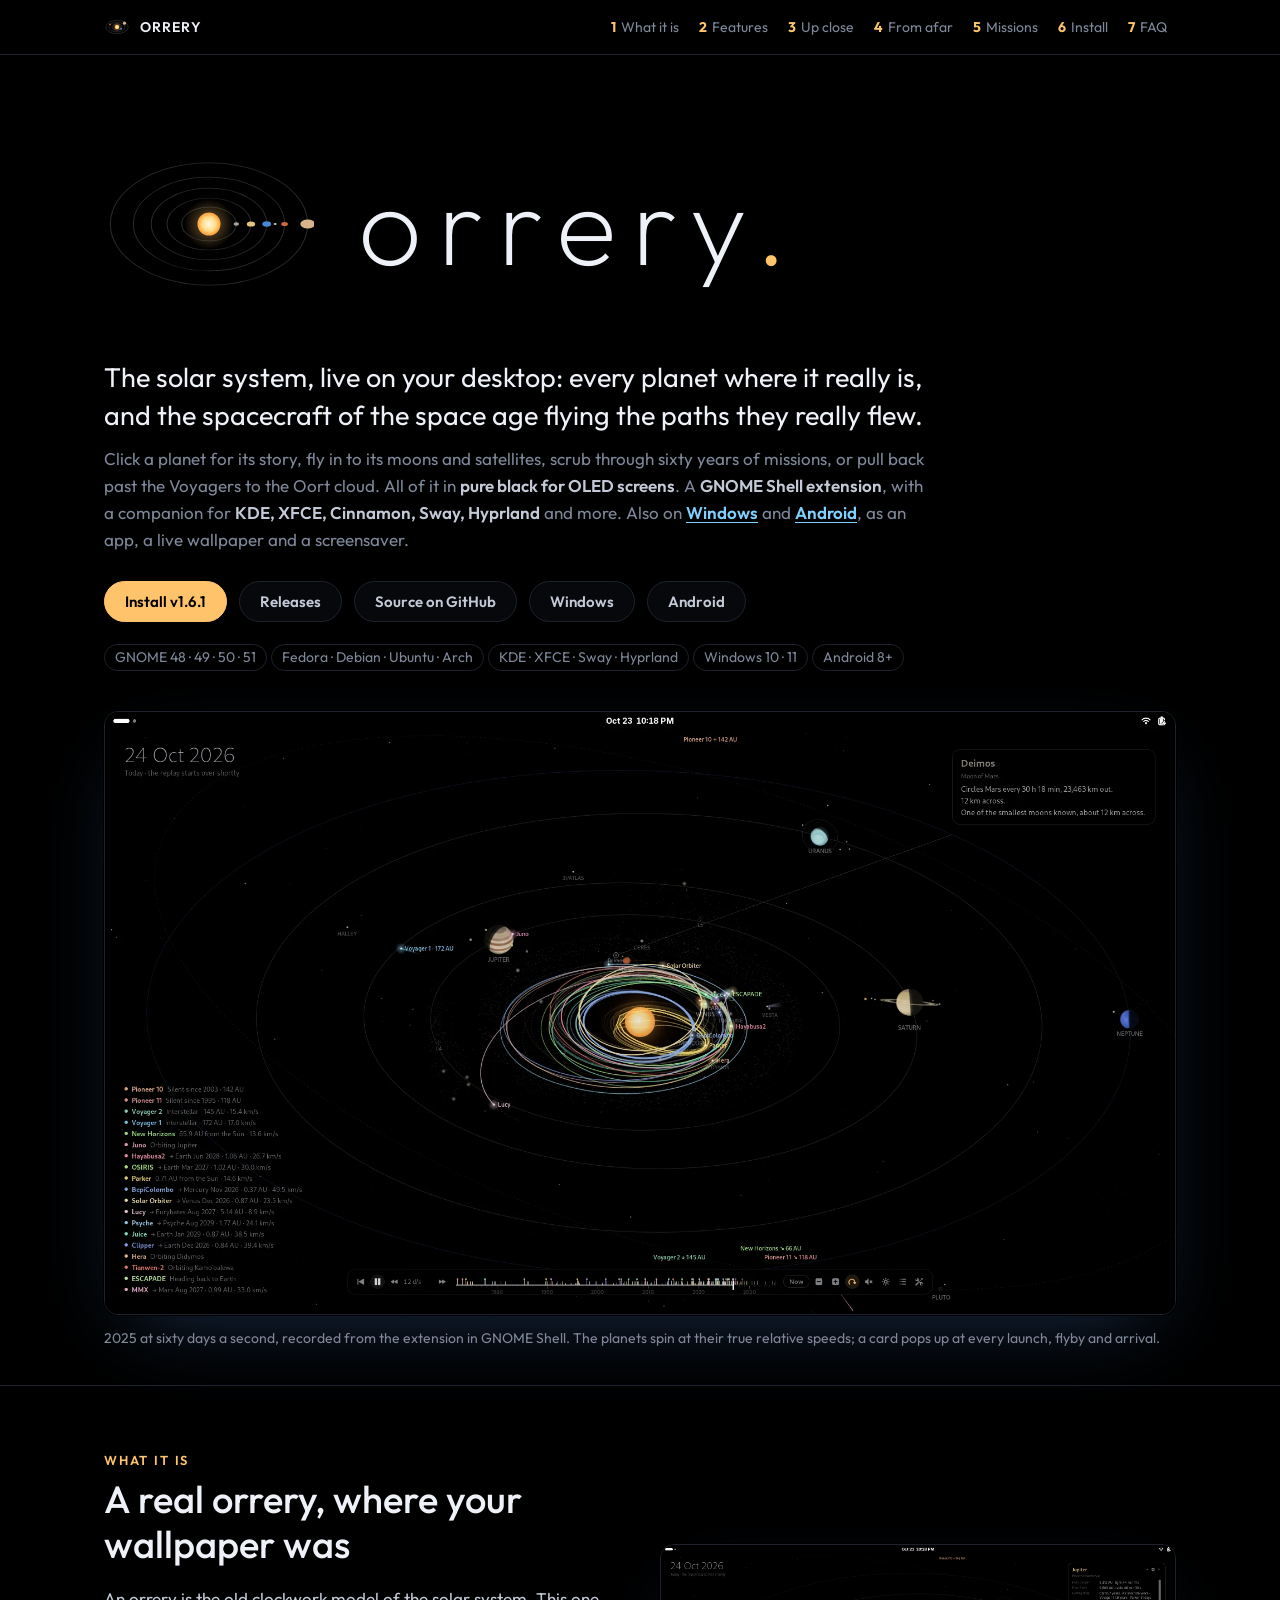
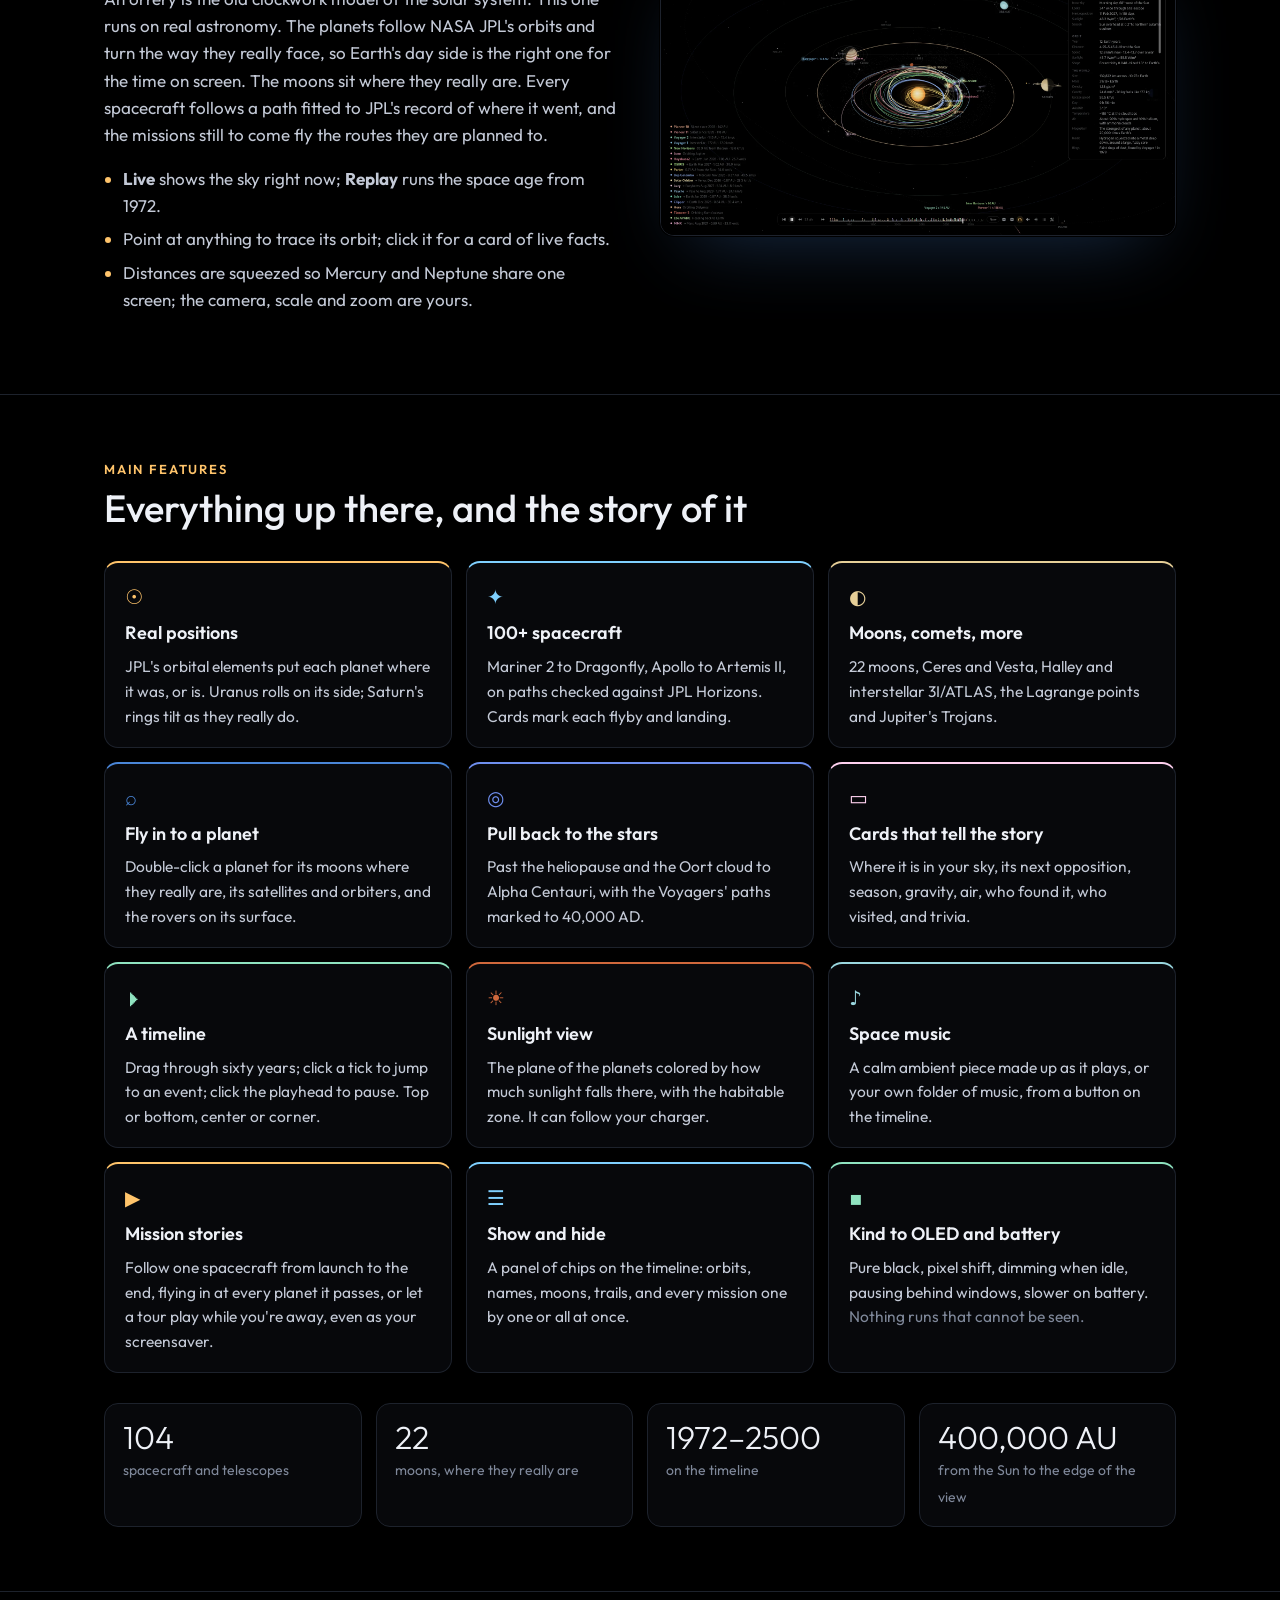
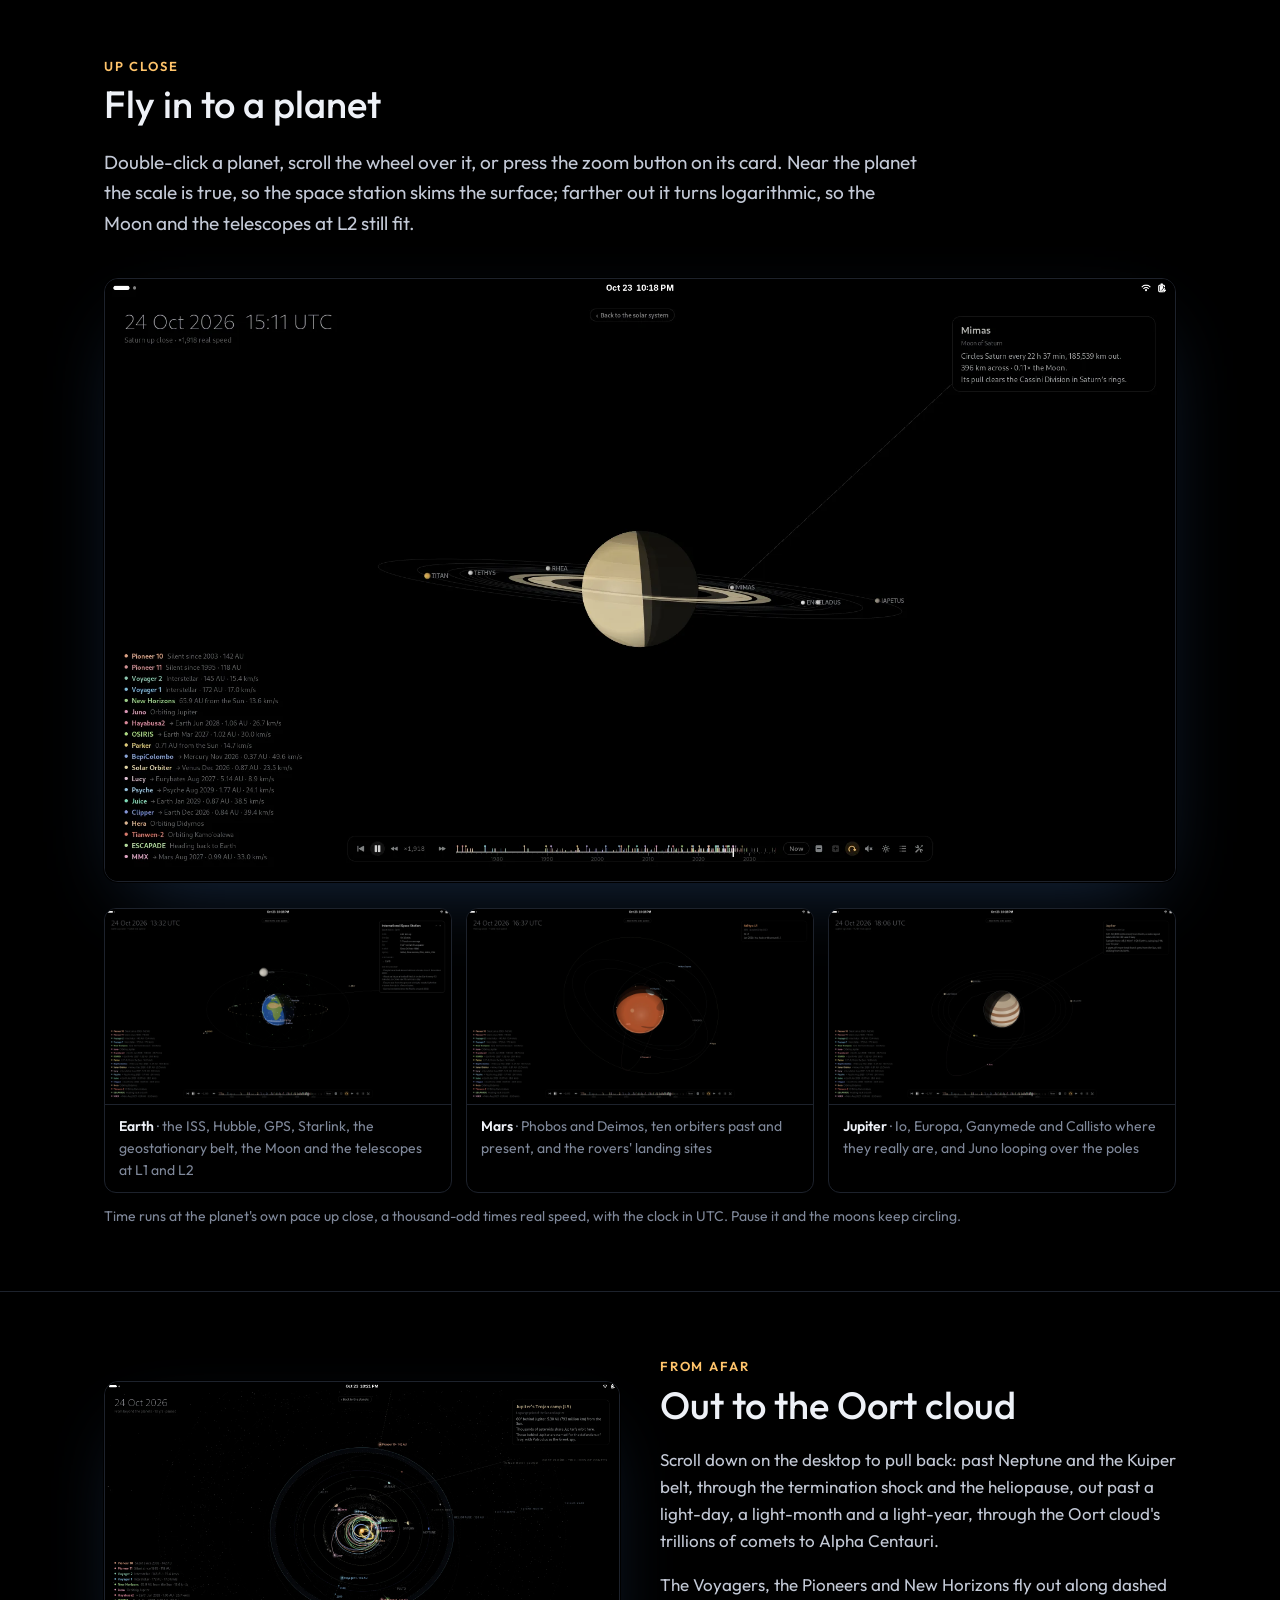
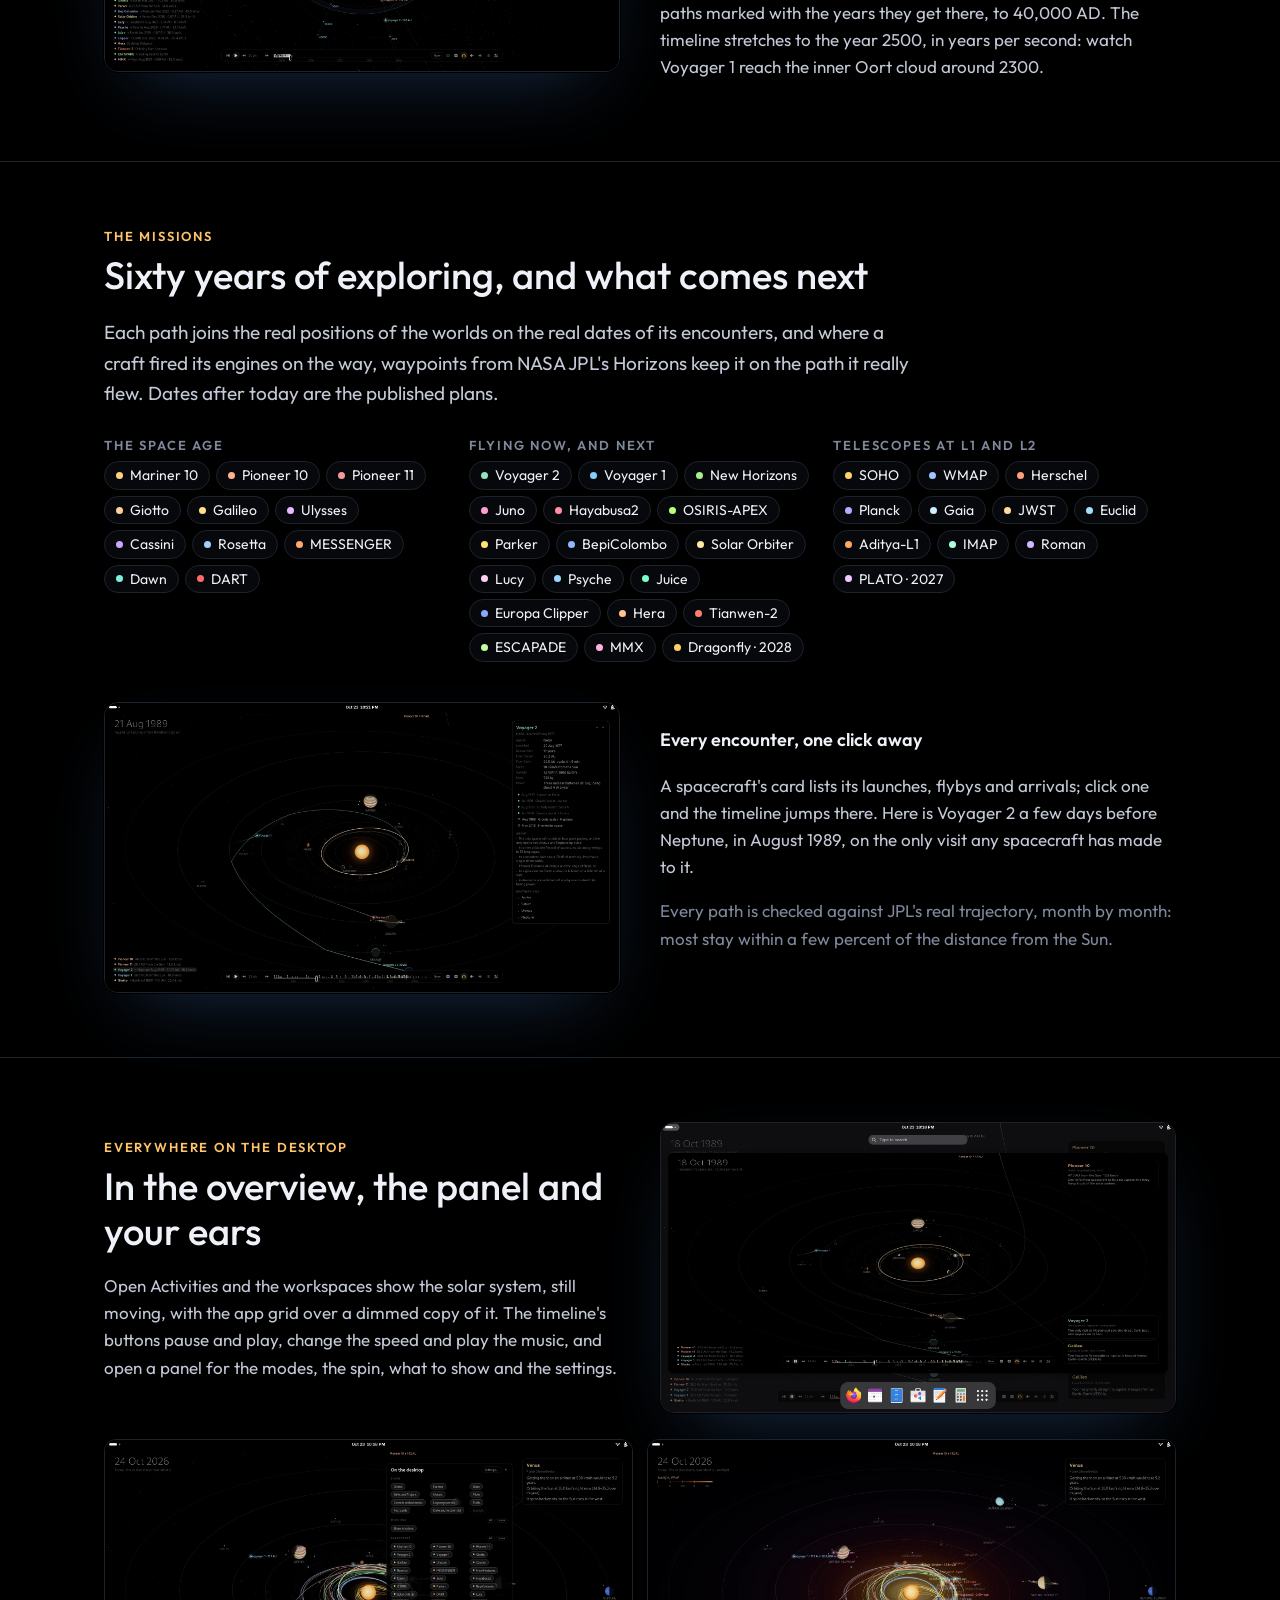
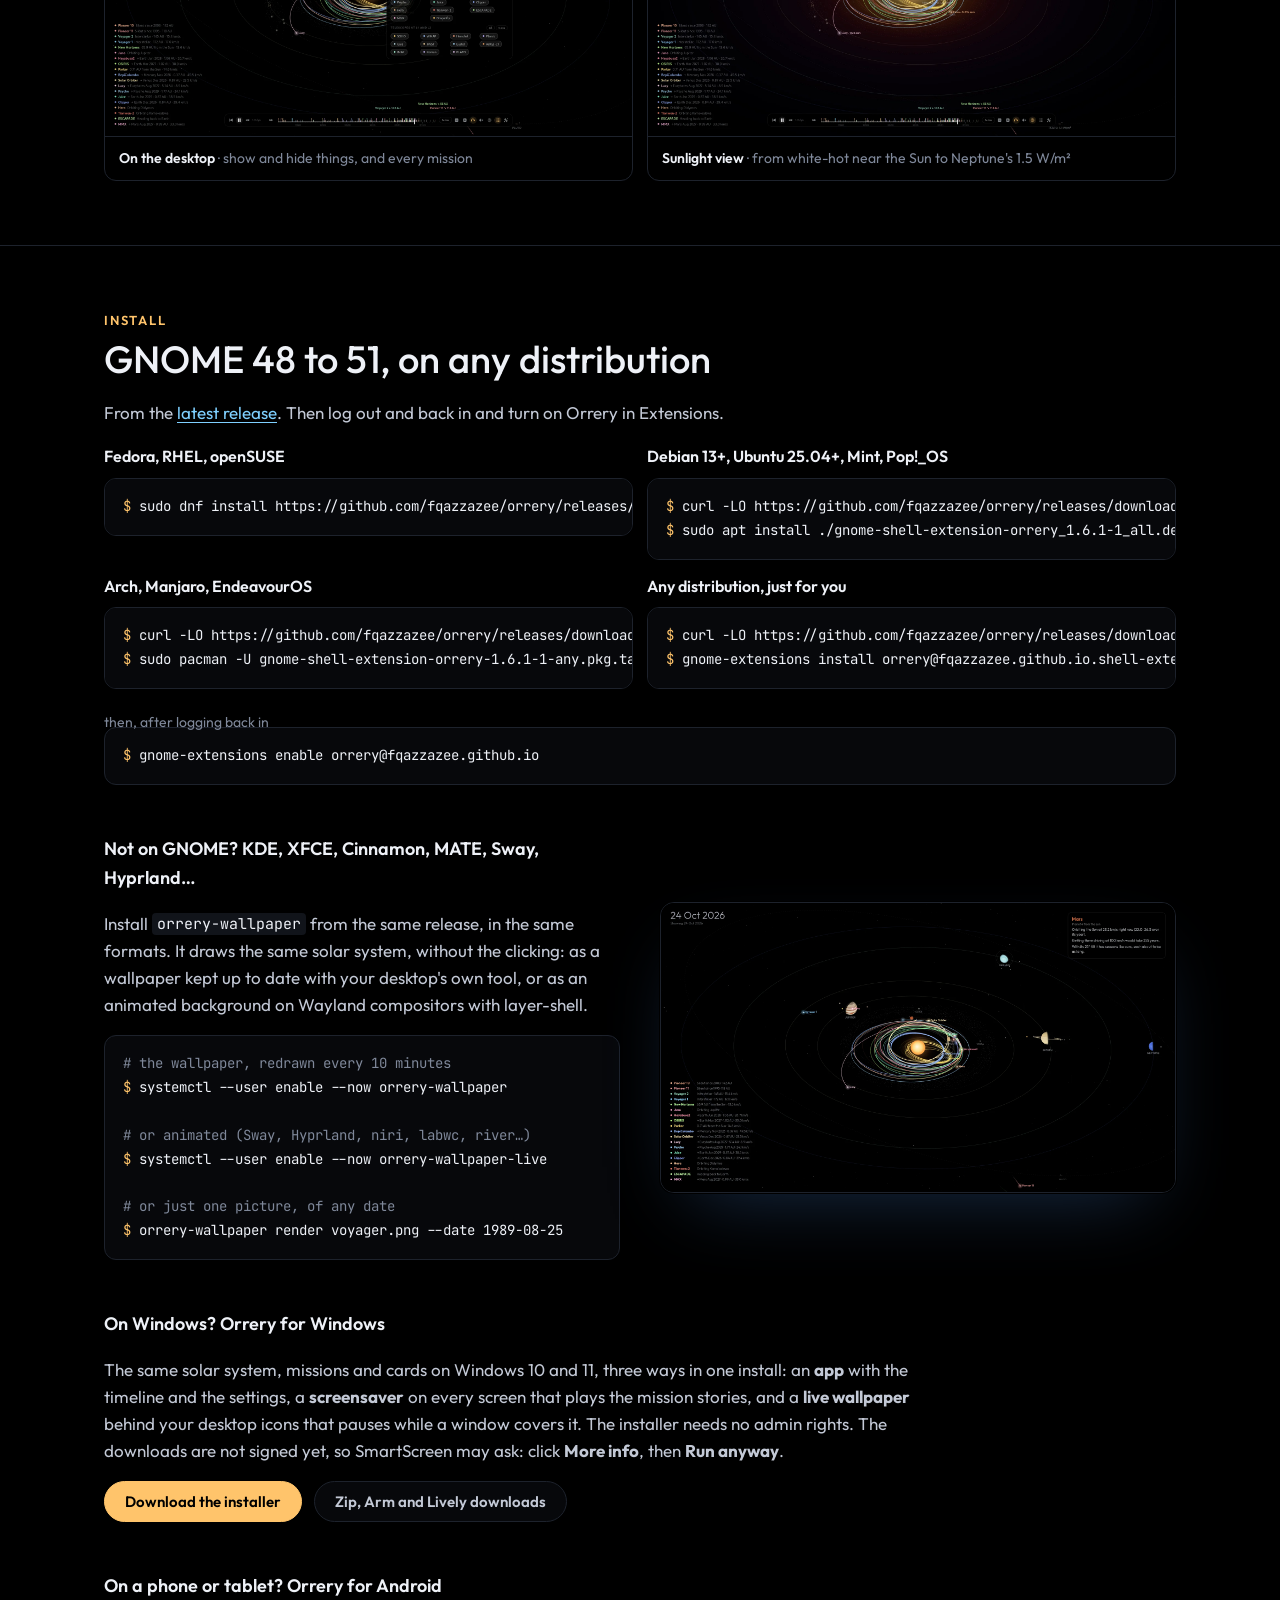
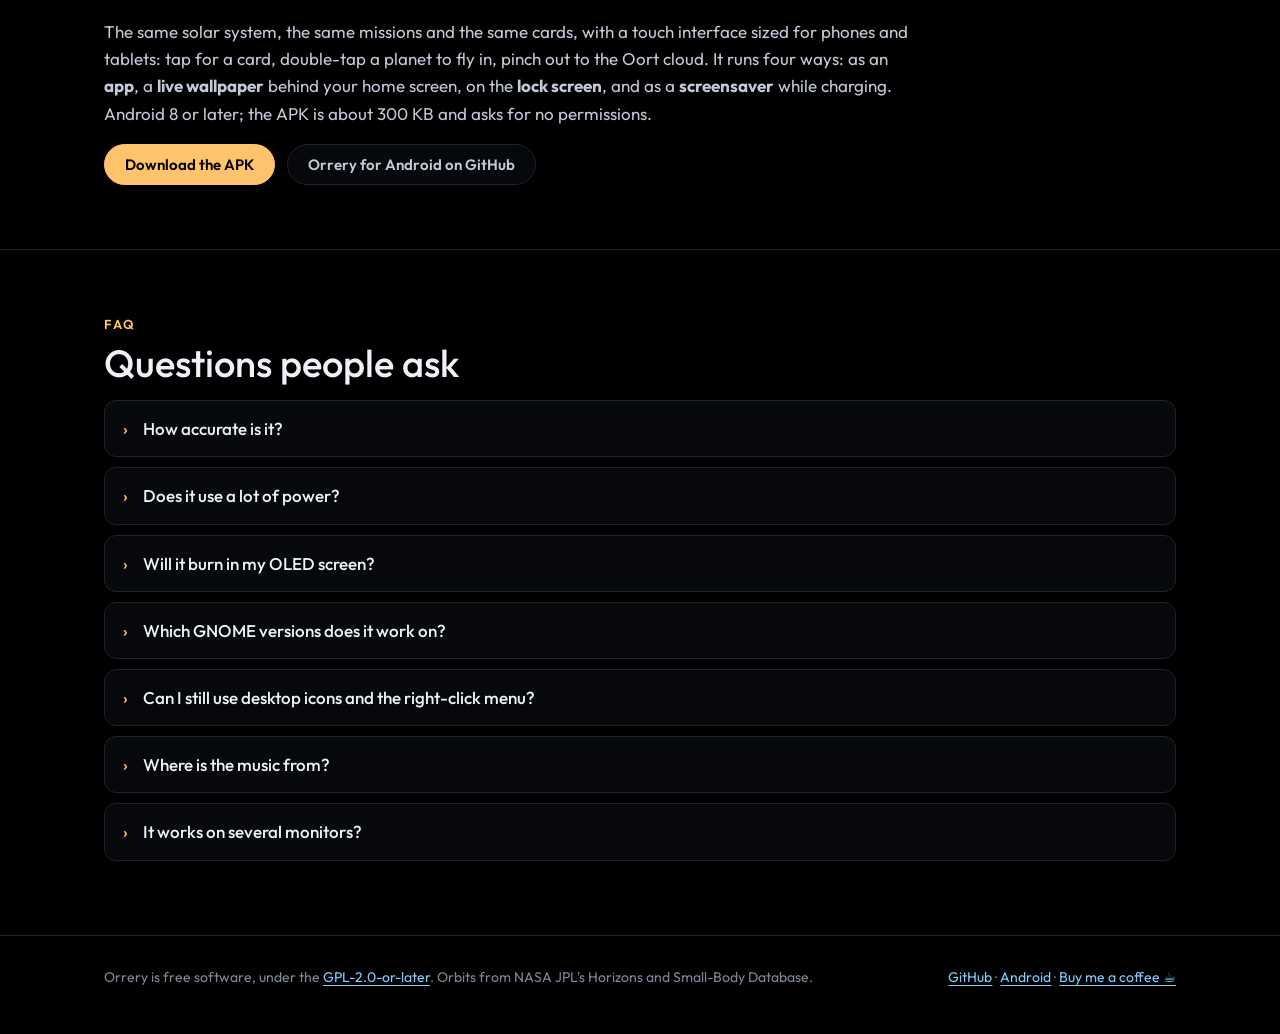
<file: docs/index.html>
<!doctype html>
<!-- SPDX-License-Identifier: GPL-2.0-or-later -->
<html lang="en">
<head>
  <meta charset="utf-8">
  <meta name="viewport" content="width=device-width, initial-scale=1">
  <title>Orrery — the solar system, live on your desktop</title>
  <meta name="description" content="Orrery turns your Linux desktop into a live solar system: planets where they really are, over 100 spacecraft on their real paths, moons, comets and the Oort cloud, drawn in pure black for OLED screens. A GNOME Shell extension for GNOME 48 to 51, with a companion for KDE, XFCE, Sway, Hyprland and more, and apps for Windows and Android.">
  <meta name="theme-color" content="#000000">
  <meta property="og:type" content="website">
  <meta property="og:title" content="Orrery — the solar system, live on your desktop">
  <meta property="og:description" content="Planets where they really are, over 100 spacecraft on their real paths, moons, comets and the Oort cloud, in pure OLED black. For GNOME, KDE, XFCE, Sway, Hyprland and more, Windows and Android.">
  <meta property="og:url" content="https://fqazzazee.github.io/orrery/">
  <meta property="og:image" content="https://fqazzazee.github.io/orrery/social-preview.png">
  <meta property="og:image:width" content="1280">
  <meta property="og:image:height" content="640">
  <meta property="og:image:alt" content="Orrery on a GNOME desktop: the planets, the spacecraft's trails and a fact card, on pure black">
  <meta name="twitter:card" content="summary_large_image">
  <link rel="icon" href="icon.svg" type="image/svg+xml">
  <link rel="preconnect" href="https://fonts.googleapis.com">
  <link rel="preconnect" href="https://fonts.gstatic.com" crossorigin>
  <link rel="stylesheet" href="https://fonts.googleapis.com/css2?family=Outfit:wght@200..700&family=JetBrains+Mono:wght@400;600&display=swap">
  <link rel="stylesheet" href="site.css">
</head>
<body>

<header class="topbar">
  <div class="wrap">
    <a class="brand" href="#top"><img src="icon.svg" alt="" width="26" height="26"> ORRERY</a>
    <nav aria-label="Sections">
      <a href="#what"><span class="n">1</span><span class="label">What it is</span></a>
      <a href="#features"><span class="n">2</span><span class="label">Features</span></a>
      <a href="#closeup"><span class="n">3</span><span class="label">Up close</span></a>
      <a href="#afar"><span class="n">4</span><span class="label">From afar</span></a>
      <a href="#missions"><span class="n">5</span><span class="label">Missions</span></a>
      <a href="#install"><span class="n">6</span><span class="label">Install</span></a>
      <a href="#faq"><span class="n">7</span><span class="label">FAQ</span></a>
    </nav>
  </div>
</header>

<main id="top">
  <div class="wrap hero">
    <div class="hero-art">
      <!-- A small orrery: the inner planets turn at their true relative
           speeds (one Earth year in 12 seconds). -->
      <svg class="mini" viewBox="0 0 200 200" role="img" aria-label="A little orrery: the Sun and the inner planets on their orbits">
        <defs>
          <radialGradient id="sun"><stop offset="0" stop-color="#fffbe9"/><stop offset="0.6" stop-color="#ffdb84"/><stop offset="1" stop-color="#ff9b38"/></radialGradient>
          <radialGradient id="glow"><stop offset="0" stop-color="#ffc46b" stop-opacity="0.45"/><stop offset="1" stop-color="#ffc46b" stop-opacity="0"/></radialGradient>
        </defs>
        <g transform="translate(100 100) scale(1 0.62) translate(-100 -100)">
          <circle class="orbit" cx="100" cy="100" r="26"/>
          <circle class="orbit" cx="100" cy="100" r="40"/>
          <circle class="orbit" cx="100" cy="100" r="55"/>
          <circle class="orbit" cx="100" cy="100" r="72"/>
          <circle class="orbit" cx="100" cy="100" r="94"/>
          <g class="turn" style="animation-duration: 2.9s"><circle cx="126" cy="100" r="2.6" fill="#a9a29a"/></g>
          <g class="turn" style="animation-duration: 7.4s"><circle cx="140" cy="100" r="4" fill="#e3c27f"/></g>
          <g class="turn" style="animation-duration: 12s"><circle cx="155" cy="100" r="4.2" fill="#4a86d8"/><circle cx="163" cy="100" r="1.4" fill="#cfcac0"/></g>
          <g class="turn" style="animation-duration: 22.6s"><circle cx="172" cy="100" r="3.2" fill="#d0683c"/></g>
          <g class="turn" style="animation-duration: 142s"><circle cx="194" cy="100" r="7" fill="#d9b48a"/></g>
        </g>
        <circle cx="100" cy="100" r="24" fill="url(#glow)"/>
        <circle cx="100" cy="100" r="11" fill="url(#sun)"/>
      </svg>
      <h1 class="wordmark">orrery<span>.</span></h1>
    </div>
    <p class="tagline">The solar system, live on your desktop: every planet where it really is,
      and the spacecraft of the space age flying the paths they really flew.</p>
    <p class="sub">Click a planet for its story, fly in to its moons and satellites, scrub through
      sixty years of missions, or pull back past the Voyagers to the Oort cloud. All of it in
      <b>pure black for OLED screens</b>. A <b>GNOME Shell extension</b>, with a companion for
      <b>KDE, XFCE, Cinnamon, Sway, Hyprland</b> and more. Also on <b><a href="#windows">Windows</a></b> and
      <b><a href="#android">Android</a></b>, as an app, a live wallpaper and a screensaver.</p>
    <div class="actions">
      <a class="button primary" href="#install">Install v1.6.1</a>
      <a class="button" href="https://github.com/fqazzazee/orrery/releases/latest">Releases</a>
      <a class="button" href="https://github.com/fqazzazee/orrery">Source on GitHub</a>
      <a class="button" href="#windows">Windows</a>
      <a class="button" href="https://github.com/fqazzazee/orrery-android">Android</a>
    </div>
    <div class="versions">
      <span>GNOME 48 · 49 · 50 · 51</span><span>Fedora · Debian · Ubuntu · Arch</span><span>KDE · XFCE · Sway · Hyprland</span><span>Windows 10 · 11</span><span>Android 8+</span>
    </div>
    <div class="screen">
      <video src="media/hero.mp4" poster="screenshots/desktop.webp" autoplay muted loop playsinline
             aria-label="A year of today's missions at sixty days a second: the planets turn, the spacecraft fly, cards pop up at each flyby"></video>
    </div>
    <p class="caption">2025 at sixty days a second, recorded from the extension in GNOME Shell. The planets spin at their true relative speeds; a card pops up at every launch, flyby and arrival.</p>
  </div>

  <section id="what">
    <div class="wrap">
      <div class="split">
        <div>
          <p class="kicker">What it is</p>
          <h2>A real orrery, where your wallpaper was</h2>
          <p>An orrery is the old clockwork model of the solar system. This one runs on real
            astronomy. The planets follow NASA JPL's orbits and turn the way they really face, so
            Earth's day side is the right one for the time on screen. The moons sit where they
            really are. Every spacecraft follows a path fitted to JPL's record of where it went,
            and the missions still to come fly the routes they are planned to.</p>
          <ul>
            <li><b>Live</b> shows the sky right now; <b>Replay</b> runs the space age from 1972.</li>
            <li>Point at anything to trace its orbit; click it for a card of live facts.</li>
            <li>Distances are squeezed so Mercury and Neptune share one screen; the camera, scale and zoom are yours.</li>
          </ul>
        </div>
        <div class="screen"><img src="screenshots/card-jupiter.webp" width="1920" height="1080" loading="lazy"
             alt="Jupiter's card: distance, light time, where it is in Earth's sky, its next opposition, season, orbit, gravity, air and more"></div>
      </div>
    </div>
  </section>

  <section id="features">
    <div class="wrap">
      <p class="kicker">Main features</p>
      <h2>Everything up there, and the story of it</h2>
      <div class="features">
        <div class="feature" style="--c: var(--sun)"><span class="icon">☉</span><h3>Real positions</h3>
          <p>JPL's orbital elements put each planet where it was, or is. Uranus rolls on its side; Saturn's rings tilt as they really do.</p></div>
        <div class="feature" style="--c: var(--voyager)"><span class="icon">✦</span><h3>100+ spacecraft</h3>
          <p>Mariner 2 to Dragonfly, Apollo to Artemis II, on paths checked against JPL Horizons. Cards mark each flyby and landing.</p></div>
        <div class="feature" style="--c: var(--saturn)"><span class="icon">◐</span><h3>Moons, comets, more</h3>
          <p>22 moons, Ceres and Vesta, Halley and interstellar 3I/ATLAS, the Lagrange points and Jupiter's Trojans.</p></div>
        <div class="feature" style="--c: var(--earth)"><span class="icon">⌕</span><h3>Fly in to a planet</h3>
          <p>Double-click a planet for its moons where they really are, its satellites and orbiters, and the rovers on its surface.</p></div>
        <div class="feature" style="--c: var(--neptune)"><span class="icon">◎</span><h3>Pull back to the stars</h3>
          <p>Past the heliopause and the Oort cloud to Alpha Centauri, with the Voyagers' paths marked to 40,000 AD.</p></div>
        <div class="feature" style="--c: var(--lucy)"><span class="icon">▭</span><h3>Cards that tell the story</h3>
          <p>Where it is in your sky, its next opposition, season, gravity, air, who found it, who visited, and trivia.</p></div>
        <div class="feature" style="--c: var(--mint)"><span class="icon">⏵</span><h3>A timeline</h3>
          <p>Drag through sixty years; click a tick to jump to an event; click the playhead to pause. Top or bottom, center or corner.</p></div>
        <div class="feature" style="--c: var(--mars)"><span class="icon">☀</span><h3>Sunlight view</h3>
          <p>The plane of the planets colored by how much sunlight falls there, with the habitable zone. It can follow your charger.</p></div>
        <div class="feature" style="--c: var(--uranus)"><span class="icon">♪</span><h3>Space music</h3>
          <p>A calm ambient piece made up as it plays, or your own folder of music, from a button on the timeline.</p></div>
        <div class="feature" style="--c: var(--sun)"><span class="icon">▶</span><h3>Mission stories</h3>
          <p>Follow one spacecraft from launch to the end, flying in at every planet it passes, or let a tour play while you're away, even as your screensaver.</p></div>
        <div class="feature" style="--c: var(--voyager)"><span class="icon">☰</span><h3>Show and hide</h3>
          <p>A panel of chips on the timeline: orbits, names, moons, trails, and every mission one by one or all at once.</p></div>
        <div class="feature" style="--c: var(--mint)"><span class="icon">▪</span><h3>Kind to OLED and battery</h3>
          <p>Pure black, pixel shift, dimming when idle, pausing behind windows, slower on battery. <span class="dim">Nothing runs that cannot be seen.</span></p></div>
      </div>
      <div class="stats">
        <div class="stat"><b>104</b><span>spacecraft and telescopes</span></div>
        <div class="stat"><b>22</b><span>moons, where they really are</span></div>
        <div class="stat"><b>1972–2500</b><span>on the timeline</span></div>
        <div class="stat"><b>400,000 AU</b><span>from the Sun to the edge of the view</span></div>
      </div>
    </div>
  </section>

  <section id="closeup">
    <div class="wrap">
      <p class="kicker">Up close</p>
      <h2>Fly in to a planet</h2>
      <p class="lead">Double-click a planet, scroll the wheel over it, or press the zoom button on its card.
        Near the planet the scale is true, so the space station skims the surface; farther out it
        turns logarithmic, so the Moon and the telescopes at L2 still fit.</p>
      <div class="screen">
        <video src="media/flyin.mp4" poster="screenshots/saturn.webp" autoplay muted loop playsinline
               aria-label="Flying in to Saturn: the solar system swells and fades, Saturn and its moons appear and circle"></video>
      </div>
      <div class="gallery">
        <figure><img src="screenshots/earth-iss.webp" width="1920" height="1080" loading="lazy" alt="Earth up close with the Moon, the ISS, Hubble, Tiangong, GPS, Starlink and the geostationary belt">
          <figcaption><b>Earth</b> · the ISS, Hubble, GPS, Starlink, the geostationary belt, the Moon and the telescopes at L1 and L2</figcaption></figure>
        <figure><img src="screenshots/mars.webp" width="1920" height="1080" loading="lazy" alt="Mars up close with Phobos, Deimos and its orbiters">
          <figcaption><b>Mars</b> · Phobos and Deimos, ten orbiters past and present, and the rovers' landing sites</figcaption></figure>
        <figure><img src="screenshots/jupiter.webp" width="1920" height="1080" loading="lazy" alt="Jupiter up close with the Galilean moons and Juno's long polar orbit">
          <figcaption><b>Jupiter</b> · Io, Europa, Ganymede and Callisto where they really are, and Juno looping over the poles</figcaption></figure>
      </div>
      <p class="caption">Time runs at the planet's own pace up close, a thousand-odd times real speed, with the clock in UTC. Pause it and the moons keep circling.</p>
    </div>
  </section>

  <section id="afar">
    <div class="wrap">
      <div class="split flip">
        <div>
          <p class="kicker">From afar</p>
          <h2>Out to the Oort cloud</h2>
          <p>Scroll down on the desktop to pull back: past Neptune and the Kuiper belt, through the
            termination shock and the heliopause, out past a light-day, a light-month and a light-year,
            through the Oort cloud's trillions of comets to Alpha Centauri.</p>
          <p>The Voyagers, the Pioneers and New Horizons fly out along dashed paths marked with the
            years they get there, to 40,000 AD. The timeline stretches to the year 2500, in years per
            second: watch Voyager 1 reach the inner Oort cloud around 2300.</p>
        </div>
        <div class="screen">
          <video src="media/zoomout.mp4" poster="screenshots/far.webp" autoplay muted loop playsinline
                 aria-label="Zooming out from the planets past the heliopause to the Oort cloud and the nearest stars"></video>
        </div>
      </div>
    </div>
  </section>

  <section id="missions">
    <div class="wrap">
      <p class="kicker">The missions</p>
      <h2>Sixty years of exploring, and what comes next</h2>
      <p class="lead">Each path joins the real positions of the worlds on the real dates of its
        encounters, and where a craft fired its engines on the way, waypoints from NASA JPL's
        Horizons keep it on the path it really flew. Dates after today are the published plans.</p>
      <div class="missions">
        <div>
          <h3>The space age</h3>
          <div class="chips">
        <span class="chip" style="--c: #ffd27a">Mariner 10</span>
        <span class="chip" style="--c: #ffb38a">Pioneer 10</span>
        <span class="chip" style="--c: #f59a9a">Pioneer 11</span>
        <span class="chip" style="--c: #ffcf9e">Giotto</span>
        <span class="chip" style="--c: #ffe08a">Galileo</span>
        <span class="chip" style="--c: #e9b8ff">Ulysses</span>
        <span class="chip" style="--c: #c9a7ff">Cassini</span>
        <span class="chip" style="--c: #9fd0ff">Rosetta</span>
        <span class="chip" style="--c: #ffa86b">MESSENGER</span>
        <span class="chip" style="--c: #7ff0e0">Dawn</span>
        <span class="chip" style="--c: #ff6b6b">DART</span>
          </div>
        </div>
        <div>
          <h3>Flying now, and next</h3>
          <div class="chips">
        <span class="chip" style="--c: #8fe3c0">Voyager 2</span>
        <span class="chip" style="--c: #7fd0ff">Voyager 1</span>
        <span class="chip" style="--c: #a8f08a">New Horizons</span>
        <span class="chip" style="--c: #ff9fd0">Juno</span>
        <span class="chip" style="--c: #ff8fa8">Hayabusa2</span>
        <span class="chip" style="--c: #b6ff7a">OSIRIS-APEX</span>
        <span class="chip" style="--c: #ffe36b">Parker</span>
        <span class="chip" style="--c: #8fb8ff">BepiColombo</span>
        <span class="chip" style="--c: #ffe9a8">Solar Orbiter</span>
        <span class="chip" style="--c: #ffd1f0">Lucy</span>
        <span class="chip" style="--c: #9ad8ff">Psyche</span>
        <span class="chip" style="--c: #7affc8">Juice</span>
        <span class="chip" style="--c: #89a8ff">Europa Clipper</span>
        <span class="chip" style="--c: #ffc38f">Hera</span>
        <span class="chip" style="--c: #ff7f6b">Tianwen-2</span>
        <span class="chip" style="--c: #c2ffa0">ESCAPADE</span>
        <span class="chip" style="--c: #ffb0e0">MMX</span>
        <span class="chip" style="--c: #ffcc66">Dragonfly · 2028</span>
          </div>
        </div>
        <div>
          <h3>Telescopes at L1 and L2</h3>
          <div class="chips">
        <span class="chip" style="--c: #ffd36b">SOHO</span>
        <span class="chip" style="--c: #a0c4ff">WMAP</span>
        <span class="chip" style="--c: #ff9f7a">Herschel</span>
        <span class="chip" style="--c: #b8a8ff">Planck</span>
        <span class="chip" style="--c: #c8f0ff">Gaia</span>
        <span class="chip" style="--c: #ffd9a0">JWST</span>
        <span class="chip" style="--c: #9fe0ff">Euclid</span>
        <span class="chip" style="--c: #ffa860">Aditya-L1</span>
        <span class="chip" style="--c: #a8ffd9">IMAP</span>
        <span class="chip" style="--c: #d0b8ff">Roman</span>
        <span class="chip" style="--c: #f0c8ff">PLATO · 2027</span>
          </div>
        </div>
      </div>
      <div class="split" style="margin-top: 40px">
        <div class="screen"><img src="screenshots/voyager2.webp" width="1920" height="1080" loading="lazy"
             alt="Voyager 2 days before its Neptune flyby in August 1989, with its card listing every encounter"></div>
        <div>
          <h3>Every encounter, one click away</h3>
          <p>A spacecraft's card lists its launches, flybys and arrivals; click one and the timeline
            jumps there. Here is Voyager 2 a few days before Neptune, in August 1989, on the only
            visit any spacecraft has made to it.</p>
          <p class="dim">Every path is checked against JPL's real trajectory, month by month: most stay
            within a few percent of the distance from the Sun.</p>
        </div>
      </div>
    </div>
  </section>

  <section id="overview">
    <div class="wrap">
      <div class="split">
        <div>
          <p class="kicker">Everywhere on the desktop</p>
          <h2>In the overview, the panel and your ears</h2>
          <p>Open Activities and the workspaces show the solar system, still moving, with the
            app grid over a dimmed copy of it. The timeline's buttons pause and play, change the
            speed and play the music, and open a panel for the modes, the spin, what to show and
            the settings.</p>
        </div>
        <div class="screen">
          <video src="media/overview.mp4" poster="screenshots/overview.webp" autoplay muted loop playsinline
                 aria-label="Opening the Activities overview: the workspace card shows the solar system"></video>
        </div>
      </div>
      <div class="gallery" style="grid-template-columns: repeat(2, 1fr)">
        <figure><img src="screenshots/panel.webp" width="1920" height="1080" loading="lazy" alt="The On the desktop panel of chips">
          <figcaption><b>On the desktop</b> · show and hide things, and every mission</figcaption></figure>
        <figure><img src="screenshots/sunlight.webp" width="1920" height="1080" loading="lazy" alt="The sunlight view">
          <figcaption><b>Sunlight view</b> · from white-hot near the Sun to Neptune's 1.5 W/m²</figcaption></figure>
      </div>
    </div>
  </section>

  <section id="install">
    <div class="wrap">
      <p class="kicker">Install</p>
      <h2>GNOME 48 to 51, on any distribution</h2>
      <p>From the <a href="https://github.com/fqazzazee/orrery/releases/latest">latest release</a>. Then log
        out and back in and turn on Orrery in Extensions.</p>
      <div class="distros">
        <div><h3>Fedora, RHEL, openSUSE</h3>
<pre class="term"><span class="p">$ </span>sudo dnf install https://github.com/fqazzazee/orrery/releases/download/v1.6.1/gnome-shell-extension-orrery-1.6.1-1.noarch.rpm</pre></div>
        <div><h3>Debian 13+, Ubuntu 25.04+, Mint, Pop!_OS</h3>
<pre class="term"><span class="p">$ </span>curl -LO https://github.com/fqazzazee/orrery/releases/download/v1.6.1/gnome-shell-extension-orrery_1.6.1-1_all.deb
<span class="p">$ </span>sudo apt install ./gnome-shell-extension-orrery_1.6.1-1_all.deb</pre></div>
        <div><h3>Arch, Manjaro, EndeavourOS</h3>
<pre class="term"><span class="p">$ </span>curl -LO https://github.com/fqazzazee/orrery/releases/download/v1.6.1/gnome-shell-extension-orrery-1.6.1-1-any.pkg.tar.zst
<span class="p">$ </span>sudo pacman -U gnome-shell-extension-orrery-1.6.1-1-any.pkg.tar.zst</pre></div>
        <div><h3>Any distribution, just for you</h3>
<pre class="term"><span class="p">$ </span>curl -LO https://github.com/fqazzazee/orrery/releases/download/v1.6.1/orrery@fqazzazee.github.io.shell-extension.zip
<span class="p">$ </span>gnome-extensions install orrery@fqazzazee.github.io.shell-extension.zip</pre></div>
      </div>
      <p class="label" style="margin-top: 22px">then, after logging back in</p>
<pre class="term"><span class="p">$ </span>gnome-extensions enable orrery@fqazzazee.github.io</pre>

      <div class="split" style="margin-top: 50px" id="other">
        <div>
          <h3>Not on GNOME? KDE, XFCE, Cinnamon, MATE, Sway, Hyprland…</h3>
          <p>Install <code>orrery-wallpaper</code> from the same release, in the same formats. It draws the
            same solar system, without the clicking: as a wallpaper kept up to date with your desktop's
            own tool, or as an animated background on Wayland compositors with layer-shell.</p>
<pre class="term"><span class="c"># the wallpaper, redrawn every 10 minutes</span>
<span class="p">$ </span>systemctl --user enable --now orrery-wallpaper

<span class="c"># or animated (Sway, Hyprland, niri, labwc, river…)</span>
<span class="p">$ </span>systemctl --user enable --now orrery-wallpaper-live

<span class="c"># or just one picture, of any date</span>
<span class="p">$ </span>orrery-wallpaper render voyager.png --date 1989-08-25</pre>
        </div>
        <div class="screen"><img src="screenshots/other-desktops.webp" width="1920" height="1080" loading="lazy"
             alt="The picture orrery-wallpaper draws: the solar system today with the missions in flight and a fact card"></div>
      </div>

      <div id="windows" style="margin-top: 50px; scroll-margin-top: 70px">
        <h3>On Windows? Orrery for Windows</h3>
        <p style="max-width: 820px">The same solar system, missions and cards on Windows 10 and 11, three ways in one
          install: an <b>app</b> with the timeline and the settings, a <b>screensaver</b> on every screen
          that plays the mission stories, and a <b>live wallpaper</b> behind your desktop icons that
          pauses while a window covers it. The installer needs no admin rights. The downloads are not
          signed yet, so SmartScreen may ask: click <b>More info</b>, then <b>Run anyway</b>.</p>
        <div class="actions">
          <a class="button primary" href="https://github.com/fqazzazee/orrery/releases/download/v1.6.1/Orrery-1.6.1-win-x64-setup.exe">Download the installer</a>
          <a class="button" href="https://github.com/fqazzazee/orrery/releases/latest">Zip, Arm and Lively downloads</a>
        </div>
      </div>

      <div id="android" style="margin-top: 50px; scroll-margin-top: 70px">
        <h3>On a phone or tablet? Orrery for Android</h3>
        <p style="max-width: 820px">The same solar system, the same missions and the same cards, with a touch interface sized
          for phones and tablets: tap for a card, double-tap a planet to fly in, pinch out to the Oort
          cloud. It runs four ways: as an <b>app</b>, a <b>live wallpaper</b> behind your home screen,
          on the <b>lock screen</b>, and as a <b>screensaver</b> while charging. Android 8 or later;
          the APK is about 300 KB and asks for no permissions.</p>
        <div class="actions">
          <a class="button primary" href="https://github.com/fqazzazee/orrery-android/releases/latest">Download the APK</a>
          <a class="button" href="https://github.com/fqazzazee/orrery-android">Orrery for Android on GitHub</a>
        </div>
      </div>
    </div>
  </section>

  <section id="faq">
    <div class="wrap">
      <p class="kicker">FAQ</p>
      <h2>Questions people ask</h2>
      <div class="faq">
        <details>
          <summary>How accurate is it?</summary>
          <p>The planets come from JPL's orbital elements, good from 1800 to 2050; the asteroids and comets from JPL's Small-Body Database; the moons' positions from JPL Horizons. Each spacecraft's path meets every planet on the real date, and is checked against JPL's record of where it really went. Distances on screen are squeezed so everything fits, and the planets are drawn far bigger than to scale.</p>
        </details>
        <details>
          <summary>Does it use a lot of power?</summary>
          <p>It is built not to. It stops when windows cover the desktop, the overview is closed or the screen is locked; it slows to a few frames a second when nothing moves; it dims and slows after a few idle minutes; and on battery it lowers the frame rate and stops the spin. Planets move without redrawing, and each layer only redraws when it changes by most of a pixel.</p>
        </details>
        <details>
          <summary>Will it burn in my OLED screen?</summary>
          <p>Everything fades to true black, so most of the screen stays off. Pixel shift drifts the scene by a few pixels over time, the date and lists are dim, and the timeline only lights up while you use it.</p>
        </details>
        <details>
          <summary>Which GNOME versions does it work on?</summary>
          <p>GNOME 48, 49, 50 and 51. Each is tested by running Orrery in a real GNOME Shell of that version, in a container: loading it, flying in, zooming out, opening the overview and turning it off and on again.</p>
        </details>
        <details>
          <summary>Can I still use desktop icons and the right-click menu?</summary>
          <p>The right-click menu works as usual. A desktop-icons extension draws a window over the whole desktop, which takes the clicks Orrery would get; the solar system still shows and moves, but you cannot click it.</p>
        </details>
        <details>
          <summary>Where is the music from?</summary>
          <p>It is made up as it plays: slow chords, a low drone and soft bells in long echoes, never quite the same twice. Or point it at a folder of your own music. It starts muted. The speaker steps it through muted, background only (it fades out behind windows) and continuous, and it stops when the screen locks.</p>
        </details>
        <details>
          <summary>It works on several monitors?</summary>
          <p>Yes. Each monitor gets a solar system of its own, or a copy of the main one, or keeps its wallpaper: your choice.</p>
        </details>
      </div>
    </div>
  </section>
</main>

<footer>
  <div class="wrap">
    <div>Orrery is free software, under the <a href="https://github.com/fqazzazee/orrery/blob/main/LICENSE">GPL-2.0-or-later</a>.
      Orbits from NASA JPL's Horizons and Small-Body Database.</div>
    <div><a href="https://github.com/fqazzazee/orrery">GitHub</a> · <a href="https://github.com/fqazzazee/orrery-android">Android</a> · <a href="https://buymeacoffee.com/fqazzazee">Buy me a coffee ☕</a></div>
  </div>
</footer>

</body>
</html>
</file>
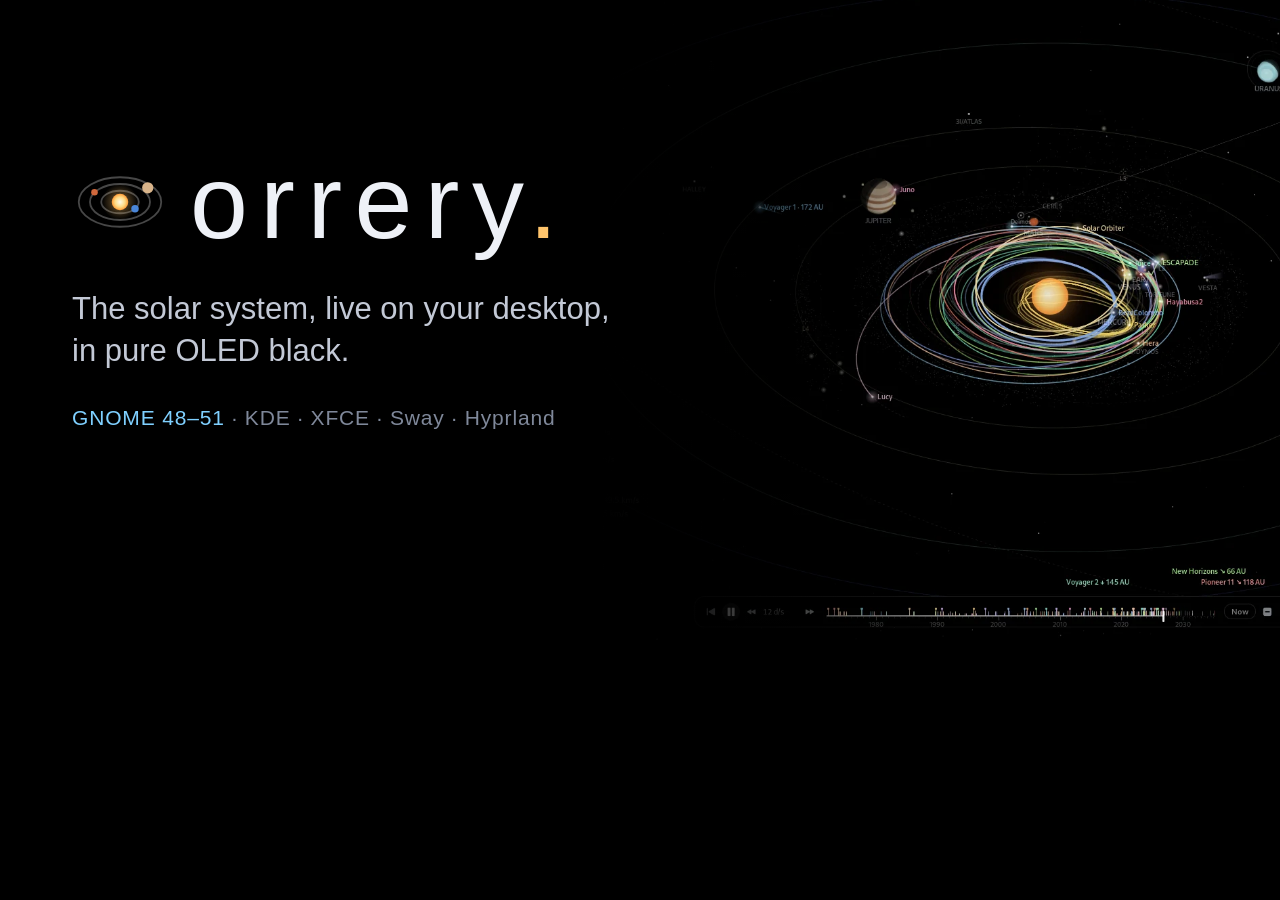
<file: docs/social-preview.html>
<!doctype html>
<!-- SPDX-License-Identifier: GPL-2.0-or-later -->
<!-- Orrery's social preview, 1280x640: the source of social-preview.png, which
     GitHub and the project page use. Rebuild it with
       firefox --headless --window-size=1280,640 --screenshot social-preview.png social-preview.html
     (with the Outfit font installed). -->
<html lang="en">
<head>
<meta charset="utf-8">
<title>Orrery social preview</title>
<style>
  html, body { margin: 0; width: 1280px; height: 640px; overflow: hidden; background: #000; }
  body { position: relative; font-family: "Outfit", Cantarell, sans-serif; color: #eef1f7; }
  .shot { position: absolute; right: -420px; top: -80px; width: 1300px; }
  .fade { position: absolute; inset: 0; background: linear-gradient(90deg, #000 0, #000 47%, rgba(0,0,0,0.7) 58%, rgba(0,0,0,0) 74%); }
  .text { position: absolute; left: 72px; top: 150px; width: 560px; }
  .row { display: flex; align-items: center; gap: 22px; }
  .row img { width: 96px; height: 96px; }
  h1 { margin: 0; font-weight: 200; font-size: 104px; letter-spacing: 0.12em; line-height: 1; }
  h1 span { color: #ffc46b; }
  p { font-size: 31px; line-height: 1.35; margin: 34px 0 0; color: #c3c9d6; font-weight: 300; }
  .tags { margin-top: 34px; font-size: 21px; color: #7f889a; letter-spacing: 0.04em; }
  .tags b { color: #7fd0ff; font-weight: 500; }
</style>
</head>
<body>
  <img class="shot" src="screenshots/desktop.webp" alt="">
  <div class="fade"></div>
  <div class="text">
    <div class="row"><img src="icon.svg" alt=""><h1>orrery<span>.</span></h1></div>
    <p>The solar system, live on your desktop, in pure OLED black.</p>
    <div class="tags"><b>GNOME 48–51</b> · KDE · XFCE · Sway · Hyprland</div>
  </div>
</body>
</html>
</file>
<file: docs/site.css>
/* SPDX-License-Identifier: GPL-2.0-or-later */

/* Orrery's project page, in the extension's own look: pure black, dim text,
   and the colors of the planets and the spacecraft. */

:root {
  --page: #000000;
  --panel: #07080b;
  --surface: #11141a;
  --line: #1d222c;
  --text: #c3c9d6;
  --bright: #eef1f7;
  --dim: #7f889a;
  --sun: #ffc46b;
  --earth: #4a86d8;
  --mars: #d0683c;
  --saturn: #e6cf98;
  --uranus: #9ad7df;
  --neptune: #6f8fef;
  --voyager: #7fd0ff;
  --lucy: #ffd1f0;
  --mint: #8fe3c0;
  --ink: #000000;
  --mono: "JetBrains Mono", "DejaVu Sans Mono", ui-monospace, Menlo, Consolas, monospace;
  --sans: "Outfit", system-ui, -apple-system, "Segoe UI", Cantarell, "Noto Sans", sans-serif;
  color-scheme: dark;
}

* { box-sizing: border-box; }

html { scroll-behavior: smooth; }
@media (prefers-reduced-motion: reduce) { html { scroll-behavior: auto; } }

body {
  margin: 0;
  background: var(--page);
  color: var(--text);
  font: 17px/1.6 var(--sans);
  -webkit-font-smoothing: antialiased;
}

a { color: var(--voyager); text-underline-offset: 3px; }
a:hover { color: var(--sun); }

code, pre, .mono { font-family: var(--mono); }
code { font-size: 0.88em; background: var(--surface); padding: 0.1em 0.35em; border-radius: 4px; color: var(--bright); }

img, video { max-width: 100%; height: auto; display: block; }

.wrap { max-width: 1120px; margin: 0 auto; padding: 0 24px; }
@media (max-width: 600px) { .wrap { padding: 0 16px; } body { font-size: 16px; } }

/* The top bar: the extension's date line and mission list, in one row. */
.topbar {
  position: sticky; top: 0; z-index: 10;
  background: color-mix(in srgb, var(--page) 86%, transparent);
  backdrop-filter: blur(8px);
  border-bottom: 1px solid var(--line);
}
.topbar .wrap { display: flex; align-items: center; gap: 18px; height: 54px; font-size: 14px; }
.topbar .brand { display: flex; align-items: center; gap: 10px; color: var(--bright); font-weight: 600; letter-spacing: 0.08em; text-decoration: none; }
.topbar .brand svg { width: 26px; height: 26px; }
.topbar nav { display: flex; gap: 2px; margin-left: auto; overflow-x: auto; }
.topbar nav a { color: var(--text); text-decoration: none; padding: 4px 9px; border-radius: 99px; white-space: nowrap; }
.topbar nav a:hover { background: var(--surface); color: var(--bright); }
.topbar nav .n { color: var(--sun); font-weight: 700; margin-right: 5px; }
@media (max-width: 860px) { .topbar nav .label { display: none; } }

/* The hero: a little orrery turning beside the name. */
.hero { padding-top: 64px; padding-bottom: 36px; }
.hero-art { display: flex; align-items: center; gap: clamp(18px, 4vw, 44px); }
.mini { width: clamp(120px, 22vw, 210px); height: auto; flex: none; }
.mini .orbit { fill: none; stroke: #ffffff; stroke-opacity: 0.16; stroke-width: 1; }
.mini .turn { transform-box: view-box; transform-origin: 100px 100px; animation: turn linear infinite; }
@keyframes turn { to { transform: rotate(360deg); } }
@media (prefers-reduced-motion: reduce) { .mini .turn { animation: none; } }
.wordmark { font-weight: 200; font-size: clamp(54px, 10vw, 112px); letter-spacing: 0.14em; color: var(--bright); margin: 0; line-height: 1; }
.wordmark span { color: var(--sun); }

.tagline { font-size: clamp(20px, 2.6vw, 27px); line-height: 1.4; color: var(--bright); max-width: 820px; margin: 30px 0 10px; font-weight: 400; }
.sub { color: var(--dim); max-width: 820px; margin: 0 0 28px; }
.sub b { color: var(--text); font-weight: 600; }
.actions { display: flex; flex-wrap: wrap; gap: 12px; }
.button {
  display: inline-flex; align-items: center; gap: 8px;
  padding: 10px 20px; border-radius: 99px; font: 600 15px var(--sans); text-decoration: none;
  border: 1px solid var(--line); color: var(--text); background: var(--panel);
}
.button:hover { border-color: var(--voyager); color: var(--voyager); }
.button.primary { background: var(--sun); border-color: var(--sun); color: var(--ink); }
.button.primary:hover { filter: brightness(1.07); color: var(--ink); }
.versions { margin-top: 18px; color: var(--dim); font-size: 14px; }
.versions span { display: inline-block; border: 1px solid var(--line); border-radius: 99px; padding: 1px 10px; margin: 4px 4px 0 0; }

/* Screens and clips, framed like a monitor. */
.screen {
  margin: 40px 0 0;
  border: 1px solid var(--line); border-radius: 14px; overflow: hidden; background: #000;
  box-shadow: 0 0 0 1px #000, 0 30px 80px -30px rgba(74, 134, 216, 0.35);
}
.screen video, .screen img { width: 100%; }
.caption { color: var(--dim); font-size: 14px; margin: 12px 0 0; }

/* Sections, each opened like one of the extension's cards. */
section { padding: 64px 0; border-top: 1px solid var(--line); }
.kicker { font-size: 13px; letter-spacing: 0.14em; text-transform: uppercase; color: var(--sun); margin: 0 0 6px; font-weight: 600; }
h2 { font-size: clamp(26px, 3.4vw, 38px); line-height: 1.2; color: var(--bright); margin: 0 0 14px; font-weight: 500; }
h3 { color: var(--bright); margin: 0 0 6px; font-size: 18px; font-weight: 600; }
.lead { font-size: 19px; max-width: 820px; color: var(--text); }

/* What it is: two columns, words and a picture. */
.split { display: grid; grid-template-columns: 1fr 1fr; gap: 40px; align-items: center; }
.split.flip > :first-child { order: 2; }
@media (max-width: 860px) { .split { grid-template-columns: 1fr; } .split.flip > :first-child { order: 0; } }
.split > * { min-width: 0; }
.split .screen { margin: 0; }
.split ul { padding-left: 1.1em; }
.split li { margin: 6px 0; }
.split li::marker { color: var(--sun); }

/* Feature cards, each with a planet's color. */
.features { display: grid; grid-template-columns: repeat(3, 1fr); gap: 14px; margin-top: 30px; }
@media (max-width: 960px) { .features { grid-template-columns: repeat(2, 1fr); } }
@media (max-width: 620px) { .features { grid-template-columns: 1fr; } }
.feature {
  --c: var(--voyager);
  border: 1px solid var(--line); border-radius: 14px; padding: 18px 20px; background: var(--panel);
  border-top: 2px solid var(--c);
}
.feature .icon { display: inline-block; color: var(--c); font-size: 20px; margin-bottom: 6px; }
.feature p { margin: 0; color: var(--text); font-size: 15.5px; }
.dim { color: var(--dim); }

/* A gallery of close-ups. */
.gallery { display: grid; grid-template-columns: repeat(3, 1fr); gap: 14px; margin-top: 26px; }
@media (max-width: 860px) { .gallery { grid-template-columns: 1fr; } }
.gallery figure { margin: 0; border: 1px solid var(--line); border-radius: 12px; overflow: hidden; background: #000; }
.gallery figcaption { padding: 10px 14px; font-size: 14px; color: var(--dim); border-top: 1px solid var(--line); }
.gallery figcaption b { color: var(--bright); font-weight: 600; }

/* The missions, as the extension's mission list. */
.missions { display: grid; grid-template-columns: repeat(3, 1fr); gap: 22px; margin-top: 26px; }
@media (max-width: 860px) { .missions { grid-template-columns: 1fr; } }
.missions h3 { font-size: 13px; letter-spacing: 0.14em; text-transform: uppercase; color: var(--dim); }
.chips { display: flex; flex-wrap: wrap; gap: 6px; }
.chip { display: inline-flex; align-items: center; gap: 7px; border: 1px solid var(--line); border-radius: 99px; padding: 2px 11px; font-size: 14px; color: var(--bright); background: var(--panel); }
.chip::before { content: ""; width: 7px; height: 7px; border-radius: 50%; background: var(--c, var(--voyager)); }

/* Numbers, in a row. */
.stats { display: grid; grid-template-columns: repeat(4, 1fr); gap: 14px; margin-top: 30px; }
@media (max-width: 760px) { .stats { grid-template-columns: repeat(2, 1fr); } }
.stat { border: 1px solid var(--line); border-radius: 14px; padding: 16px 18px; background: var(--panel); }
.stat b { display: block; font-size: 32px; font-weight: 300; color: var(--bright); line-height: 1.1; }
.stat span { color: var(--dim); font-size: 14px; }

/* Install: terminal blocks. */
.stack { display: grid; gap: 14px; margin-top: 18px; }
.term {
  margin: 0; padding: 16px 18px; border: 1px solid var(--line); border-radius: 12px; background: var(--panel);
  font-size: 14px; line-height: 1.7; color: var(--bright); overflow-x: auto; white-space: pre;
  scrollbar-width: thin; scrollbar-color: var(--line) transparent;
}
.term .p { color: var(--sun); user-select: none; }
.term .c { color: var(--dim); }
.label { color: var(--dim); font-size: 14px; margin: 6px 0 -6px; }
.distros { display: grid; grid-template-columns: repeat(2, 1fr); gap: 14px; margin-top: 18px; }
@media (max-width: 860px) { .distros { grid-template-columns: 1fr; } }
.distros h3 { font-size: 16px; margin-bottom: 8px; }
.distros > * { min-width: 0; }
.distros .term { margin: 0; }

/* FAQ. */
.faq details { border: 1px solid var(--line); border-radius: 12px; padding: 0 18px; background: var(--panel); margin: 10px 0; }
.faq summary { cursor: pointer; padding: 14px 0; color: var(--bright); font-weight: 500; list-style: none; }
.faq summary::-webkit-details-marker { display: none; }
.faq summary::before { content: "›"; color: var(--sun); display: inline-block; width: 1.2em; transition: transform 0.15s; }
.faq details[open] summary::before { transform: rotate(90deg); }
.faq details p { margin: 0 0 16px; }

footer { border-top: 1px solid var(--line); padding: 30px 0 46px; color: var(--dim); font-size: 14px; }
footer .wrap { display: flex; flex-wrap: wrap; gap: 14px; justify-content: space-between; }
</file>
